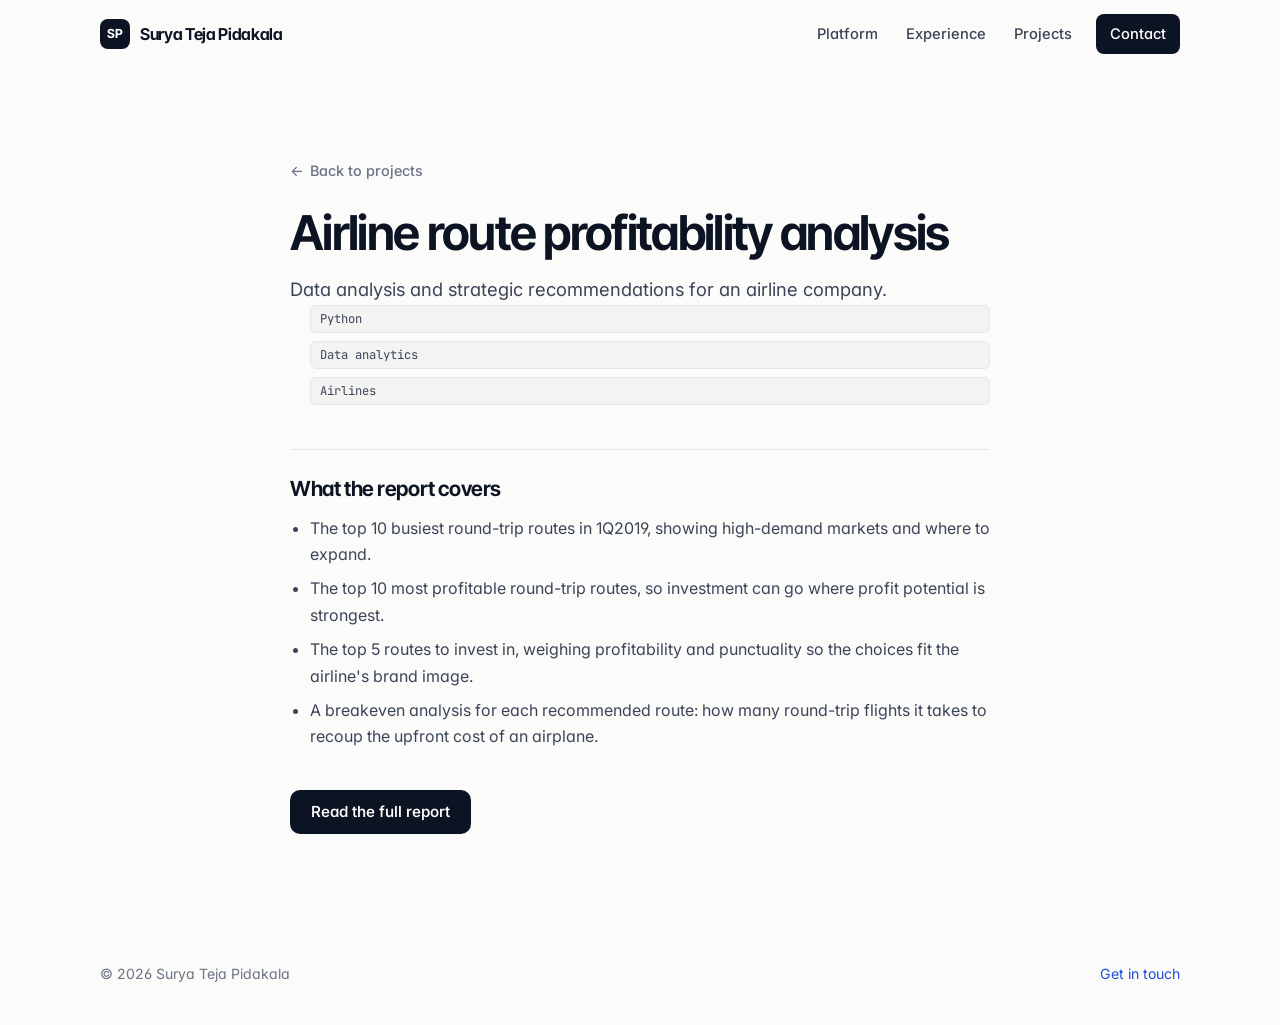
<file: airlines.html>
<!DOCTYPE html>
<html lang="en">
<head>
  <meta charset="UTF-8" />
  <meta name="viewport" content="width=device-width, initial-scale=1.0" />
  <title>Airline route profitability analysis | Surya Teja Pidakala</title>
  <link rel="preconnect" href="https://fonts.googleapis.com" />
  <link rel="preconnect" href="https://fonts.gstatic.com" crossorigin />
  <link href="https://fonts.googleapis.com/css2?family=Inter:wght@400;500;600;700&family=Inter+Tight:wght@600;700&family=JetBrains+Mono:wght@400;500;600&display=swap" rel="stylesheet" />
  <link rel="stylesheet" href="styles.css?v=3" />
</head>
<body>
  <header class="site-header">
    <div class="wrap">
      <a class="brand" href="index.html"><span class="brand-mark" aria-hidden="true">SP</span>Surya Teja Pidakala</a>
      <nav class="site-nav" aria-label="Primary">
        <a href="index.html#platform">Platform</a>
        <a href="index.html#experience">Experience</a>
        <a href="index.html#projects">Projects</a>
        <a class="nav-cta" href="index.html#contact">Contact</a>
      </nav>
    </div>
  </header>

  <main class="detail">
    <div class="wrap">
      <a class="back-link" href="index.html#projects">Back to projects</a>
      <h1>Airline route profitability analysis</h1>
      <p class="lede">Data analysis and strategic recommendations for an airline company.</p>
      <ul class="project-tags"><li>Python</li><li>Data analytics</li><li>Airlines</li></ul>
      <h2>What the report covers</h2>
      <ul>
        <li>The top 10 busiest round-trip routes in 1Q2019, showing high-demand markets and where to expand.</li>
        <li>The top 10 most profitable round-trip routes, so investment can go where profit potential is strongest.</li>
        <li>The top 5 routes to invest in, weighing profitability and punctuality so the choices fit the airline's brand image.</li>
        <li>A breakeven analysis for each recommended route: how many round-trip flights it takes to recoup the upfront cost of an airplane.</li>
      </ul>
      <a class="btn btn-primary" href="https://drive.google.com/file/d/1GMMjDoBtc22qy5OUZbyp1OOy1DuGKIX0/view?usp=sharing" target="_blank" rel="noopener">Read the full report</a>
    </div>
  </main>

  <footer class="site-footer">
    <div class="wrap">
      <p>&copy; 2026 Surya Teja Pidakala</p>
      <p><a href="index.html#contact">Get in touch</a></p>
    </div>
  </footer>
</body>
</html>
</file>
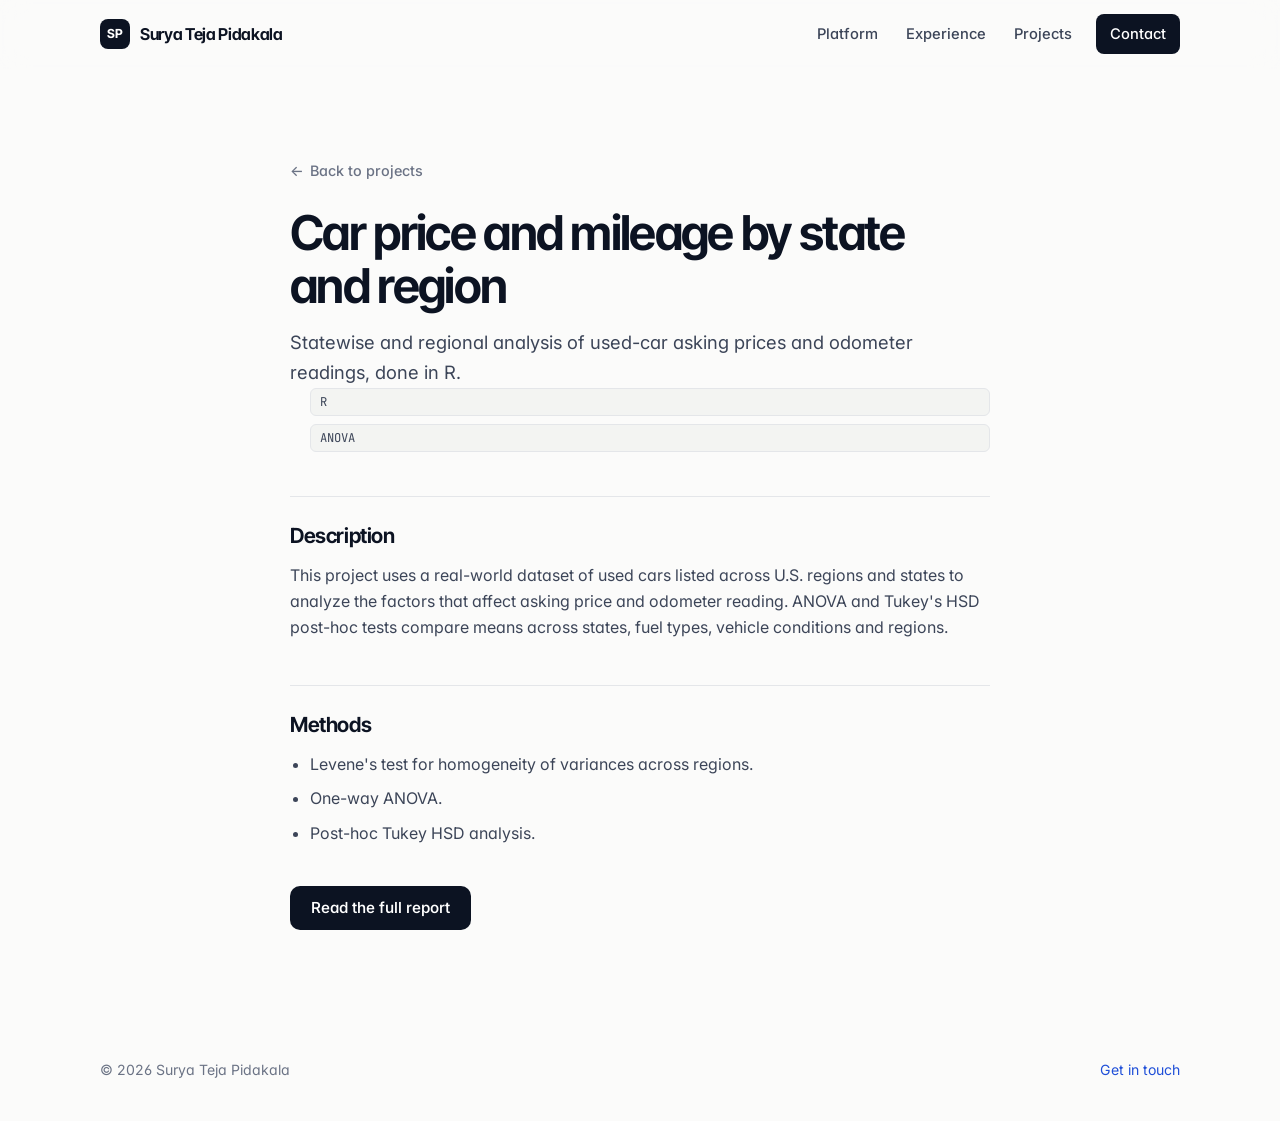
<file: anova.html>
<!DOCTYPE html>
<html lang="en">
<head>
  <meta charset="UTF-8" />
  <meta name="viewport" content="width=device-width, initial-scale=1.0" />
  <title>Car price and mileage by state and region | Surya Teja Pidakala</title>
  <link rel="preconnect" href="https://fonts.googleapis.com" />
  <link rel="preconnect" href="https://fonts.gstatic.com" crossorigin />
  <link href="https://fonts.googleapis.com/css2?family=Inter:wght@400;500;600;700&family=Inter+Tight:wght@600;700&family=JetBrains+Mono:wght@400;500;600&display=swap" rel="stylesheet" />
  <link rel="stylesheet" href="styles.css?v=3" />
</head>
<body>
  <header class="site-header">
    <div class="wrap">
      <a class="brand" href="index.html"><span class="brand-mark" aria-hidden="true">SP</span>Surya Teja Pidakala</a>
      <nav class="site-nav" aria-label="Primary">
        <a href="index.html#platform">Platform</a>
        <a href="index.html#experience">Experience</a>
        <a href="index.html#projects">Projects</a>
        <a class="nav-cta" href="index.html#contact">Contact</a>
      </nav>
    </div>
  </header>

  <main class="detail">
    <div class="wrap">
      <a class="back-link" href="index.html#projects">Back to projects</a>
      <h1>Car price and mileage by state and region</h1>
      <p class="lede">Statewise and regional analysis of used-car asking prices and odometer readings, done in R.</p>
      <ul class="project-tags"><li>R</li><li>ANOVA</li></ul>
      <h2>Description</h2>
      <p>This project uses a real-world dataset of used cars listed across U.S. regions and states to analyze the factors that affect asking price and odometer reading. ANOVA and Tukey's HSD post-hoc tests compare means across states, fuel types, vehicle conditions and regions.</p>
      <h2>Methods</h2>
      <ul>
        <li>Levene's test for homogeneity of variances across regions.</li>
        <li>One-way ANOVA.</li>
        <li>Post-hoc Tukey HSD analysis.</li>
      </ul>
      <a class="btn btn-primary" href="https://drive.google.com/file/d/13BZhHD82X0zNrmBO44-WTqS-Wf67n5ZV/view?usp=drive_link" target="_blank" rel="noopener">Read the full report</a>
    </div>
  </main>

  <footer class="site-footer">
    <div class="wrap">
      <p>&copy; 2026 Surya Teja Pidakala</p>
      <p><a href="index.html#contact">Get in touch</a></p>
    </div>
  </footer>
</body>
</html>
</file>
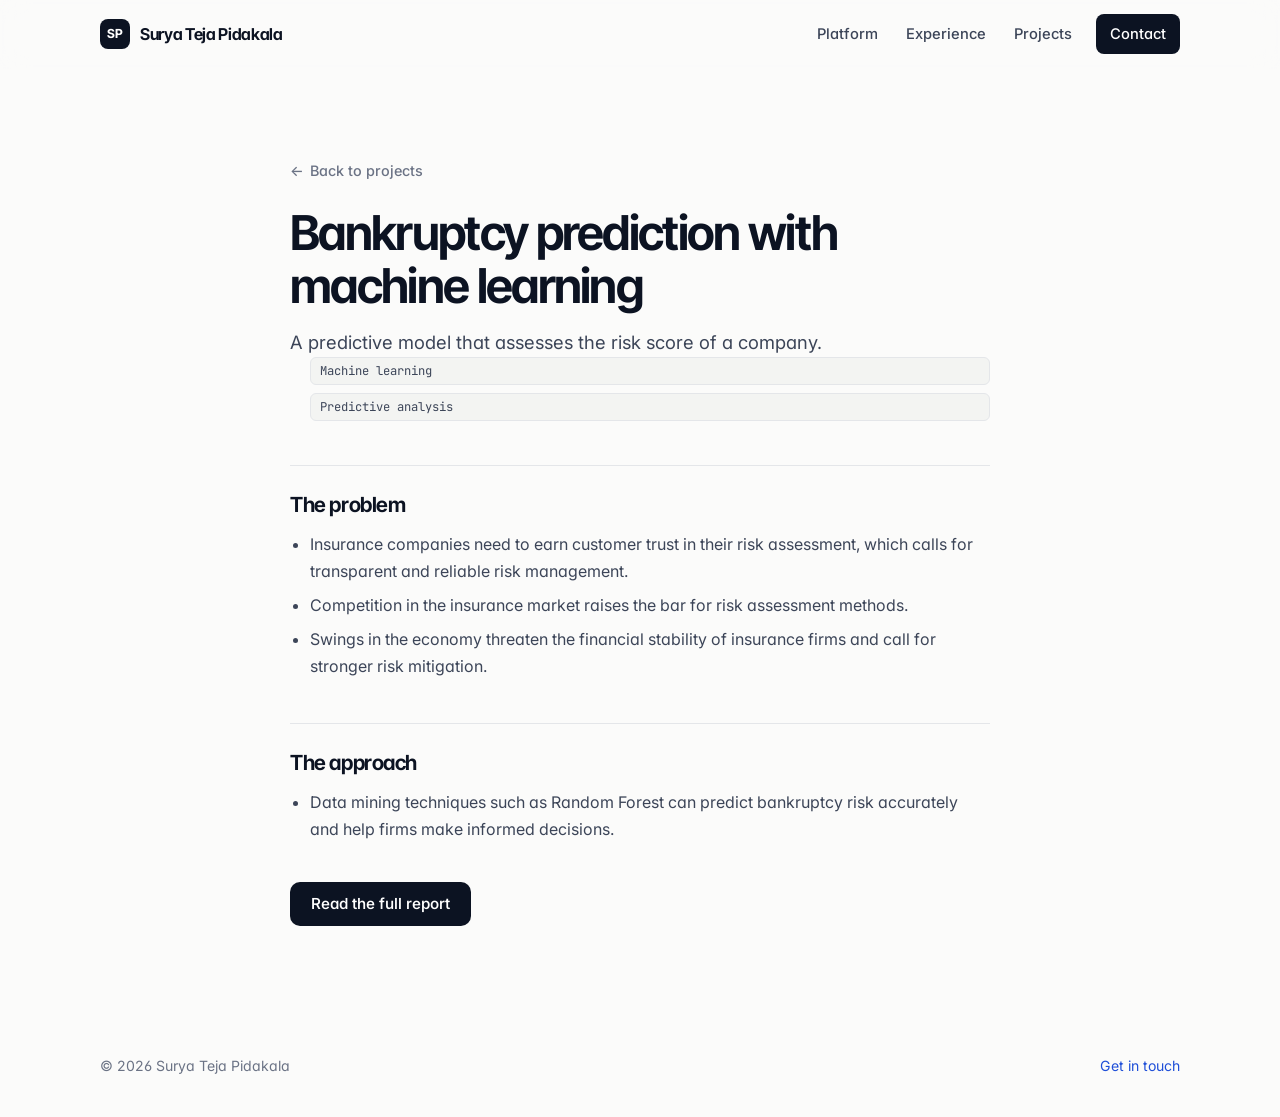
<file: bankruptcy.html>
<!DOCTYPE html>
<html lang="en">
<head>
  <meta charset="UTF-8" />
  <meta name="viewport" content="width=device-width, initial-scale=1.0" />
  <title>Bankruptcy prediction with machine learning | Surya Teja Pidakala</title>
  <link rel="preconnect" href="https://fonts.googleapis.com" />
  <link rel="preconnect" href="https://fonts.gstatic.com" crossorigin />
  <link href="https://fonts.googleapis.com/css2?family=Inter:wght@400;500;600;700&family=Inter+Tight:wght@600;700&family=JetBrains+Mono:wght@400;500;600&display=swap" rel="stylesheet" />
  <link rel="stylesheet" href="styles.css?v=3" />
</head>
<body>
  <header class="site-header">
    <div class="wrap">
      <a class="brand" href="index.html"><span class="brand-mark" aria-hidden="true">SP</span>Surya Teja Pidakala</a>
      <nav class="site-nav" aria-label="Primary">
        <a href="index.html#platform">Platform</a>
        <a href="index.html#experience">Experience</a>
        <a href="index.html#projects">Projects</a>
        <a class="nav-cta" href="index.html#contact">Contact</a>
      </nav>
    </div>
  </header>

  <main class="detail">
    <div class="wrap">
      <a class="back-link" href="index.html#projects">Back to projects</a>
      <h1>Bankruptcy prediction with machine learning</h1>
      <p class="lede">A predictive model that assesses the risk score of a company.</p>
      <ul class="project-tags"><li>Machine learning</li><li>Predictive analysis</li></ul>
      <h2>The problem</h2>
      <ul>
        <li>Insurance companies need to earn customer trust in their risk assessment, which calls for transparent and reliable risk management.</li>
        <li>Competition in the insurance market raises the bar for risk assessment methods.</li>
        <li>Swings in the economy threaten the financial stability of insurance firms and call for stronger risk mitigation.</li>
      </ul>
      <h2>The approach</h2>
      <ul>
        <li>Data mining techniques such as Random Forest can predict bankruptcy risk accurately and help firms make informed decisions.</li>
      </ul>
      <a class="btn btn-primary" href="https://drive.google.com/file/d/1l6EoHdAWQBQBYt07Ly-k5dTDy9GuA3wU/view?usp=sharing" target="_blank" rel="noopener">Read the full report</a>
    </div>
  </main>

  <footer class="site-footer">
    <div class="wrap">
      <p>&copy; 2026 Surya Teja Pidakala</p>
      <p><a href="index.html#contact">Get in touch</a></p>
    </div>
  </footer>
</body>
</html>
</file>
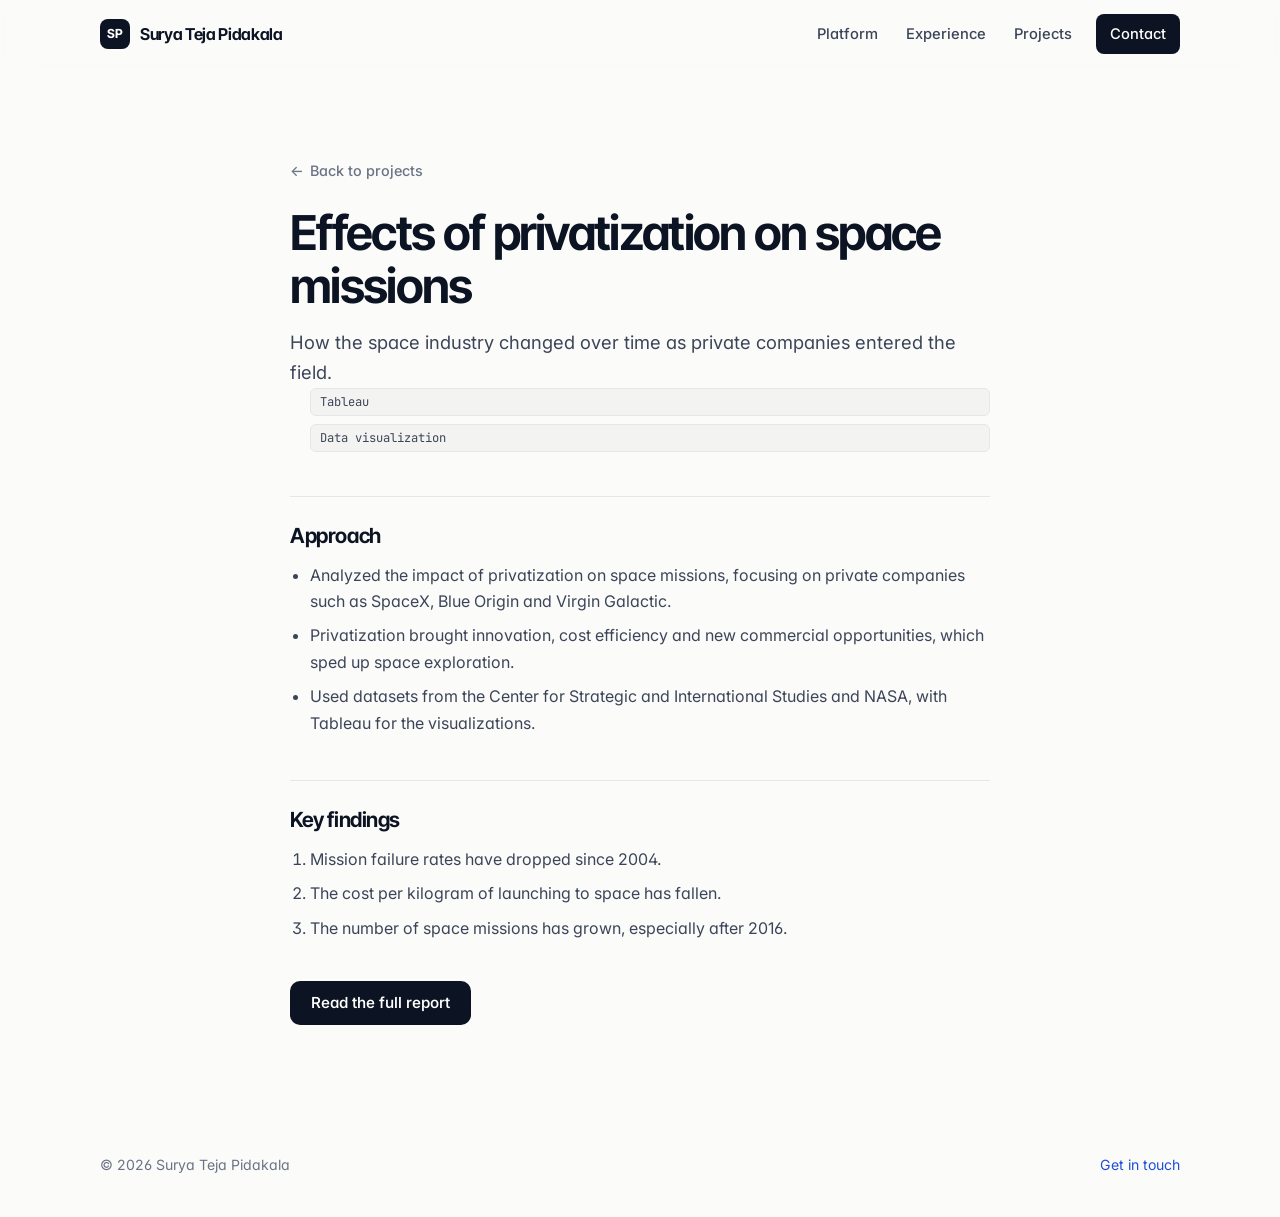
<file: spacemissions.html>
<!DOCTYPE html>
<html lang="en">
<head>
  <meta charset="UTF-8" />
  <meta name="viewport" content="width=device-width, initial-scale=1.0" />
  <title>Effects of privatization on space missions | Surya Teja Pidakala</title>
  <link rel="preconnect" href="https://fonts.googleapis.com" />
  <link rel="preconnect" href="https://fonts.gstatic.com" crossorigin />
  <link href="https://fonts.googleapis.com/css2?family=Inter:wght@400;500;600;700&family=Inter+Tight:wght@600;700&family=JetBrains+Mono:wght@400;500;600&display=swap" rel="stylesheet" />
  <link rel="stylesheet" href="styles.css?v=3" />
</head>
<body>
  <header class="site-header">
    <div class="wrap">
      <a class="brand" href="index.html"><span class="brand-mark" aria-hidden="true">SP</span>Surya Teja Pidakala</a>
      <nav class="site-nav" aria-label="Primary">
        <a href="index.html#platform">Platform</a>
        <a href="index.html#experience">Experience</a>
        <a href="index.html#projects">Projects</a>
        <a class="nav-cta" href="index.html#contact">Contact</a>
      </nav>
    </div>
  </header>

  <main class="detail">
    <div class="wrap">
      <a class="back-link" href="index.html#projects">Back to projects</a>
      <h1>Effects of privatization on space missions</h1>
      <p class="lede">How the space industry changed over time as private companies entered the field.</p>
      <ul class="project-tags"><li>Tableau</li><li>Data visualization</li></ul>
      <h2>Approach</h2>
      <ul>
        <li>Analyzed the impact of privatization on space missions, focusing on private companies such as SpaceX, Blue Origin and Virgin Galactic.</li>
        <li>Privatization brought innovation, cost efficiency and new commercial opportunities, which sped up space exploration.</li>
        <li>Used datasets from the Center for Strategic and International Studies and NASA, with Tableau for the visualizations.</li>
      </ul>
      <h2>Key findings</h2>
      <ol>
        <li>Mission failure rates have dropped since 2004.</li>
        <li>The cost per kilogram of launching to space has fallen.</li>
        <li>The number of space missions has grown, especially after 2016.</li>
      </ol>
      <a class="btn btn-primary" href="https://drive.google.com/file/d/1bBvE2uITV6wcCzutPb5yGTo3pMQapvSM/view?usp=sharing" target="_blank" rel="noopener">Read the full report</a>
    </div>
  </main>

  <footer class="site-footer">
    <div class="wrap">
      <p>&copy; 2026 Surya Teja Pidakala</p>
      <p><a href="index.html#contact">Get in touch</a></p>
    </div>
  </footer>
</body>
</html>
</file>
<file: styles.css>
/* ==========================================================
   Surya Teja Pidakala: personal site
   Type: Inter Tight (display), Inter (body), JetBrains Mono (labels)
   ========================================================== */

:root {
  --bg: #fbfbfa;
  --surface: #ffffff;
  --sunken: #f3f4f2;
  --ink: #0c1322;
  --ink-2: #3c4558;
  --ink-3: #6b7385;
  --line: #e4e6e9;
  --line-strong: #cfd3da;
  --accent: #1f4fd8;
  --accent-ink: #163ba6;
  --accent-soft: #eaf0fd;
  --ok: #138a52;

  --night: #0a1020;
  --night-2: #111a2e;
  --night-line: #233049;
  --night-ink: #e8ecf4;
  --night-ink-2: #9aa5bb;
  --night-accent: #7aa2ff;

  --font-display: "Inter Tight", "Inter", system-ui, -apple-system, "Segoe UI", sans-serif;
  --font-body: "Inter", system-ui, -apple-system, "Segoe UI", sans-serif;
  --font-mono: "JetBrains Mono", ui-monospace, "SFMono-Regular", Menlo, monospace;

  --wrap: 1160px;
  --gutter: clamp(20px, 5vw, 40px);
  --radius: 14px;
  --shadow: 0 1px 2px rgba(12, 19, 34, 0.04), 0 8px 24px -12px rgba(12, 19, 34, 0.12);
}

*, *::before, *::after { box-sizing: border-box; }

html { scroll-behavior: smooth; scroll-padding-top: 88px; }

body {
  margin: 0;
  background: var(--bg);
  color: var(--ink);
  font-family: var(--font-body);
  font-size: 1rem;
  line-height: 1.65;
  -webkit-font-smoothing: antialiased;
  text-rendering: optimizeLegibility;
  font-feature-settings: "cv11", "ss01";
}

img { max-width: 100%; display: block; }
svg { display: block; }

a { color: var(--accent); text-decoration: none; }
a:hover { color: var(--accent-ink); }

:focus-visible { outline: 2px solid var(--accent); outline-offset: 3px; border-radius: 4px; }

.wrap { max-width: var(--wrap); margin: 0 auto; padding: 0 var(--gutter); }

h1, h2, h3, h4 {
  font-family: var(--font-display);
  color: var(--ink);
  margin: 0;
  letter-spacing: -0.025em;
  line-height: 1.1;
  font-weight: 650;
}

p { margin: 0; }

.skip-link {
  position: absolute; left: -9999px; top: 12px;
  background: var(--ink); color: #fff; padding: 8px 14px; border-radius: 8px; z-index: 100;
}
.skip-link:focus { left: 12px; }

.mono { font-family: var(--font-mono); }

.eyebrow {
  font-family: var(--font-mono);
  font-size: 0.75rem;
  letter-spacing: 0.08em;
  text-transform: uppercase;
  color: var(--ink-3);
  font-weight: 500;
}

/* ---------- Header ---------- */
.site-header {
  position: sticky; top: 0; z-index: 50;
  background: rgba(251, 251, 250, 0.82);
  backdrop-filter: saturate(180%) blur(14px);
  -webkit-backdrop-filter: saturate(180%) blur(14px);
  border-bottom: 1px solid transparent;
  transition: border-color 0.2s ease;
}
.site-header.scrolled { border-bottom-color: var(--line); }
.site-header .wrap { display: flex; align-items: center; justify-content: space-between; height: 68px; gap: 24px; }

.brand { display: flex; align-items: center; gap: 10px; color: var(--ink); font-family: var(--font-display); font-weight: 650; letter-spacing: -0.02em; font-size: 1.02rem; }
.brand:hover { color: var(--ink); }
.brand-mark {
  width: 30px; height: 30px; border-radius: 8px; background: var(--ink); color: #fff;
  display: grid; place-items: center; font-size: 0.78rem; letter-spacing: 0; font-weight: 700;
}

.site-nav { display: flex; align-items: center; gap: 4px; }
.site-nav a { color: var(--ink-2); font-size: 0.92rem; font-weight: 500; padding: 8px 12px; border-radius: 8px; }
.site-nav a:hover { color: var(--ink); background: var(--sunken); }
.site-nav .nav-cta { margin-left: 8px; background: var(--ink); color: #fff; padding: 8px 14px; }
.site-nav .nav-cta:hover { background: #1d2740; color: #fff; }

@media (max-width: 860px) {
  .site-nav a:not(.nav-cta) { display: none; }
}

/* ---------- Buttons ---------- */
.btn {
  display: inline-flex; align-items: center; gap: 8px;
  font-family: var(--font-body); font-weight: 550; font-size: 0.95rem;
  padding: 12px 20px; border-radius: 10px; border: 1px solid transparent;
  cursor: pointer; transition: background 0.15s, border-color 0.15s, transform 0.15s, color 0.15s;
  line-height: 1.2;
}
.btn svg { width: 17px; height: 17px; }
.btn-primary { background: var(--ink); color: #fff; }
.btn-primary:hover { background: #1d2740; color: #fff; transform: translateY(-1px); }
.btn-secondary { background: var(--surface); color: var(--ink); border-color: var(--line-strong); }
.btn-secondary:hover { border-color: var(--ink-3); color: var(--ink); transform: translateY(-1px); }
.btn:disabled { opacity: 0.6; cursor: wait; transform: none; }

/* ---------- Hero ---------- */
.hero { padding: clamp(48px, 8vw, 96px) 0 clamp(56px, 7vw, 88px); position: relative; overflow: hidden; }
.hero::before {
  content: ""; position: absolute; inset: 0; z-index: -1;
  background-image:
    linear-gradient(to right, rgba(12,19,34,0.045) 1px, transparent 1px),
    linear-gradient(to bottom, rgba(12,19,34,0.045) 1px, transparent 1px);
  background-size: 48px 48px;
  mask-image: radial-gradient(ellipse 70% 60% at 30% 30%, #000 30%, transparent 75%);
  -webkit-mask-image: radial-gradient(ellipse 70% 60% at 30% 30%, #000 30%, transparent 75%);
}
.hero .wrap { display: grid; grid-template-columns: minmax(0, 1.35fr) minmax(0, 0.8fr); gap: clamp(32px, 6vw, 80px); align-items: center; }

.status {
  display: inline-flex; align-items: center; gap: 10px;
  background: var(--surface); border: 1px solid var(--line); border-radius: 999px;
  padding: 6px 14px 6px 10px; font-size: 0.85rem; color: var(--ink-2); box-shadow: var(--shadow);
}
.status-dot { width: 8px; height: 8px; border-radius: 50%; background: var(--ok); box-shadow: 0 0 0 4px rgba(19,138,82,0.14); }
.status strong { color: var(--ink); font-weight: 600; }

.hero h1 {
  margin-top: 26px;
  font-size: clamp(2.3rem, 4.8vw, 3.6rem);
  line-height: 1.02;
  letter-spacing: -0.04em;
  font-weight: 700;
}
.hero h1 .muted { color: var(--ink-3); }

.hero-lede { margin-top: 24px; font-size: clamp(1.05rem, 1.4vw, 1.18rem); color: var(--ink-2); max-width: 58ch; line-height: 1.6; }
.hero-lede strong { color: var(--ink); font-weight: 600; }

.hero-actions { display: flex; flex-wrap: wrap; gap: 12px; margin-top: 32px; }

.hero-meta { display: flex; flex-wrap: wrap; gap: 8px 22px; margin-top: 32px; color: var(--ink-3); font-size: 0.9rem; }
.hero-meta span { display: inline-flex; align-items: center; gap: 7px; }
.hero-meta svg { width: 15px; height: 15px; color: var(--ink-3); }

.portrait { margin: 0; position: relative; }
.portrait-frame {
  border-radius: 20px; overflow: hidden; background: var(--sunken);
  border: 1px solid var(--line); box-shadow: 0 30px 60px -30px rgba(12,19,34,0.35);
  aspect-ratio: 4 / 5;
}
.portrait-frame img { width: 100%; height: 100%; object-fit: cover; }
.portrait-card {
  position: absolute; left: -28px; bottom: 28px;
  background: var(--surface); border: 1px solid var(--line); border-radius: 12px;
  padding: 12px 16px; box-shadow: var(--shadow); min-width: 210px;
}
.portrait-card .eyebrow { font-size: 0.68rem; }
.portrait-card p { font-weight: 600; font-size: 0.95rem; margin-top: 2px; }
.portrait-card p span { color: var(--ink-3); font-weight: 500; }

@media (max-width: 900px) {
  .hero .wrap { grid-template-columns: 1fr; }
  .portrait { max-width: 360px; order: -1; }
  .portrait-card { left: auto; right: -12px; bottom: 18px; }
}
@media (max-width: 480px) {
  .portrait { max-width: 260px; }
  .portrait-card { right: -8px; min-width: 0; }
}

/* ---------- Logos strip ---------- */
.trail { border-top: 1px solid var(--line); border-bottom: 1px solid var(--line); background: var(--surface); }
.trail .wrap { display: flex; align-items: center; gap: 32px; padding-top: 22px; padding-bottom: 22px; flex-wrap: wrap; }
.trail ul { list-style: none; margin: 0; padding: 0; display: flex; flex-wrap: wrap; gap: 10px 36px; align-items: center; }
.trail li { font-family: var(--font-display); font-weight: 650; font-size: 1.1rem; color: var(--ink-2); letter-spacing: -0.02em; }

/* ---------- Sections ---------- */
.section { padding: clamp(72px, 9vw, 120px) 0; }
.section + .section { border-top: 1px solid var(--line); }
.section-head { display: grid; grid-template-columns: minmax(0, 1fr) minmax(0, 1fr); gap: 24px 64px; align-items: end; margin-bottom: clamp(36px, 5vw, 56px); }
.section-head h2 { font-size: clamp(1.9rem, 3.4vw, 2.75rem); letter-spacing: -0.035em; margin-top: 12px; }
.section-head > p { color: var(--ink-2); font-size: 1.05rem; max-width: 52ch; }
@media (max-width: 760px) { .section-head { grid-template-columns: 1fr; } }

/* ---------- Platform (dark) ---------- */
.platform { background: var(--night); color: var(--night-ink); border-top: 0 !important; position: relative; overflow: hidden; }
.platform::before {
  content: ""; position: absolute; inset: 0;
  background: radial-gradient(800px 400px at 85% -10%, rgba(122,162,255,0.16), transparent 70%),
              radial-gradient(600px 300px at 0% 110%, rgba(122,162,255,0.08), transparent 70%);
  pointer-events: none;
}
.platform .wrap { position: relative; }
.platform h2, .platform h3 { color: #fff; }
.platform .eyebrow { color: var(--night-accent); }
.platform .section-head > p { color: var(--night-ink-2); }

.flow {
  border: 1px solid var(--night-line); border-radius: 18px; background: rgba(17,26,46,0.6);
  padding: clamp(20px, 3vw, 32px);
  display: grid; grid-template-columns: repeat(4, minmax(0, 1fr)); gap: 0;
  position: relative;
}
.flow-stage { padding: 4px clamp(12px, 1.6vw, 22px); position: relative; }
.flow-stage + .flow-stage { border-left: 1px dashed var(--night-line); }
.flow-stage .step { font-family: var(--font-mono); font-size: 0.72rem; color: var(--night-accent); letter-spacing: 0.06em; }
.flow-stage h3 { font-size: 1.12rem; margin: 8px 0 14px; letter-spacing: -0.02em; }
.flow-stage ul { list-style: none; padding: 0; margin: 0; display: grid; gap: 8px; }
.flow-stage li {
  font-family: var(--font-mono); font-size: 0.8rem; color: var(--night-ink);
  background: var(--night-2); border: 1px solid var(--night-line); border-radius: 8px;
  padding: 8px 10px; line-height: 1.35;
}
.flow-stage li.hl { border-color: rgba(122,162,255,0.55); background: rgba(122,162,255,0.1); }
.flow-stage .arrow {
  position: absolute; right: -11px; top: 30px; width: 22px; height: 22px; border-radius: 50%;
  background: var(--night); border: 1px solid var(--night-line); color: var(--night-accent);
  display: grid; place-items: center; z-index: 2;
}
.flow-stage .arrow svg { width: 12px; height: 12px; }

@media (max-width: 900px) {
  .flow { grid-template-columns: repeat(2, minmax(0, 1fr)); row-gap: 24px; }
  .flow-stage:nth-child(3) { border-left: 0; }
  .flow-stage:nth-child(2) .arrow { display: none; }
}
@media (max-width: 560px) {
  .flow { grid-template-columns: 1fr; }
  .flow-stage + .flow-stage { border-left: 0; border-top: 1px dashed var(--night-line); padding-top: 22px; }
  .flow-stage .arrow { display: none; }
}

.pillars { display: grid; grid-template-columns: repeat(4, minmax(0, 1fr)); gap: 16px; margin-top: 20px; }
.pillar { border: 1px solid var(--night-line); border-radius: 14px; padding: 22px; background: rgba(17,26,46,0.45); }
.pillar-icon { width: 36px; height: 36px; border-radius: 9px; background: rgba(122,162,255,0.12); color: var(--night-accent); display: grid; place-items: center; }
.pillar-icon svg { width: 18px; height: 18px; }
.pillar h3 { font-size: 1.02rem; margin: 16px 0 8px; letter-spacing: -0.015em; }
.pillar p { color: var(--night-ink-2); font-size: 0.92rem; line-height: 1.55; }
@media (max-width: 980px) { .pillars { grid-template-columns: repeat(2, minmax(0, 1fr)); } }
@media (max-width: 560px) { .pillars { grid-template-columns: 1fr; } }

/* ---------- Impact ---------- */
.impact { display: grid; grid-template-columns: repeat(4, minmax(0, 1fr)); border: 1px solid var(--line); border-radius: var(--radius); background: var(--surface); overflow: hidden; }
.metric { padding: 28px 26px 26px; display: flex; flex-direction: column; }
.metric + .metric { border-left: 1px solid var(--line); }
.metric-value { font-family: var(--font-display); font-weight: 700; font-size: clamp(2.4rem, 4vw, 3.2rem); letter-spacing: -0.045em; line-height: 1; color: var(--ink); }
.metric-value small { font-size: 0.5em; letter-spacing: -0.02em; color: var(--ink-3); font-weight: 600; margin-left: 2px; }
.metric-label { margin-top: 14px; font-weight: 600; font-size: 0.98rem; line-height: 1.4; }
.metric-how { margin-top: 8px; color: var(--ink-2); font-size: 0.9rem; line-height: 1.55; flex: 1; }
.metric-where { margin-top: 20px; padding-top: 14px; border-top: 1px solid var(--line); font-family: var(--font-mono); font-size: 0.74rem; color: var(--ink-3); letter-spacing: 0.04em; text-transform: uppercase; }
@media (max-width: 960px) {
  .impact { grid-template-columns: repeat(2, minmax(0, 1fr)); }
  .metric:nth-child(3) { border-left: 0; }
  .metric:nth-child(n+3) { border-top: 1px solid var(--line); }
}
@media (max-width: 540px) {
  .impact { grid-template-columns: 1fr; }
  .metric + .metric { border-left: 0; border-top: 1px solid var(--line); }
}

/* ---------- Experience ---------- */
.timeline { list-style: none; margin: 0; padding: 0; }
.job { display: grid; grid-template-columns: 220px minmax(0, 1fr); gap: 16px 48px; padding: 36px 0; border-top: 1px solid var(--line); }
.job:last-child { border-bottom: 1px solid var(--line); }
.job-when { font-family: var(--font-mono); font-size: 0.8rem; color: var(--ink-3); padding-top: 4px; line-height: 1.6; }
.job-when .loc { display: block; margin-top: 4px; }
.job-head { display: flex; align-items: baseline; justify-content: space-between; gap: 12px; flex-wrap: wrap; }
.job h3 { font-size: 1.35rem; letter-spacing: -0.025em; }
.job-role { margin-top: 6px; color: var(--ink-2); font-size: 0.98rem; }
.job-role strong { color: var(--ink); font-weight: 600; }
.badge {
  display: inline-flex; align-items: center; gap: 6px; font-family: var(--font-mono); font-size: 0.7rem;
  text-transform: uppercase; letter-spacing: 0.06em; padding: 4px 9px; border-radius: 999px;
  background: rgba(19,138,82,0.1); color: var(--ok); font-weight: 600;
}
.badge::before { content: ""; width: 6px; height: 6px; border-radius: 50%; background: currentColor; }
.job ul { margin: 16px 0 0; padding: 0; list-style: none; display: grid; gap: 10px; }
.job ul li { position: relative; padding-left: 22px; color: var(--ink-2); font-size: 0.98rem; line-height: 1.6; }
.job ul li::before { content: ""; position: absolute; left: 2px; top: 0.72em; width: 8px; height: 1.5px; background: var(--line-strong); }
.job ul li strong { color: var(--ink); font-weight: 600; }
.stack { display: flex; flex-wrap: wrap; gap: 6px; margin-top: 18px; }
.chip {
  font-family: var(--font-mono); font-size: 0.74rem; color: var(--ink-2);
  background: var(--sunken); border: 1px solid var(--line); border-radius: 6px; padding: 3px 8px; line-height: 1.5;
}
.job.current { position: relative; }
.job.current h3::after { content: ""; }

.earlier { margin-top: 8px; }
.earlier summary {
  cursor: pointer; list-style: none; display: inline-flex; align-items: center; gap: 8px;
  margin-top: 28px; font-weight: 550; color: var(--ink); font-size: 0.95rem;
  padding: 10px 16px; border: 1px solid var(--line-strong); border-radius: 10px; background: var(--surface);
}
.earlier summary::-webkit-details-marker { display: none; }
.earlier summary svg { width: 16px; height: 16px; transition: transform 0.2s; }
.earlier[open] summary svg { transform: rotate(180deg); }
.earlier[open] summary { margin-bottom: 8px; }

@media (max-width: 760px) {
  .job { grid-template-columns: 1fr; gap: 8px; padding: 28px 0; }
  .job-when .loc { display: inline; margin: 0 0 0 8px; }
}

/* ---------- Toolkit ---------- */
.toolkit { display: grid; grid-template-columns: repeat(3, minmax(0, 1fr)); gap: 16px; }
.tool-group { background: var(--surface); border: 1px solid var(--line); border-radius: var(--radius); padding: 24px; }
.tool-group h3 { font-size: 1rem; letter-spacing: -0.01em; display: flex; align-items: center; gap: 10px; }
.tool-group h3 svg { width: 18px; height: 18px; color: var(--accent); }
.tool-group p { color: var(--ink-3); font-size: 0.88rem; margin-top: 6px; }
.tool-group .stack { margin-top: 16px; }
.tool-group .chip { font-size: 0.78rem; padding: 4px 9px; background: var(--bg); }
@media (max-width: 900px) { .toolkit { grid-template-columns: repeat(2, minmax(0, 1fr)); } }
@media (max-width: 560px) { .toolkit { grid-template-columns: 1fr; } }

/* ---------- Projects ---------- */
.projects { display: grid; grid-template-columns: repeat(2, minmax(0, 1fr)); gap: 20px; list-style: none; margin: 0; padding: 0; }
.project {
  background: var(--surface); border: 1px solid var(--line); border-radius: var(--radius); overflow: hidden;
  display: flex; flex-direction: column; transition: border-color 0.2s, box-shadow 0.2s, transform 0.2s; position: relative;
}
.project:hover { border-color: var(--line-strong); box-shadow: var(--shadow); transform: translateY(-2px); }
.project-media { aspect-ratio: 16 / 7; background: var(--sunken); border-bottom: 1px solid var(--line); overflow: hidden; }
.project-media img { width: 100%; height: 100%; object-fit: cover; filter: saturate(0.85); transition: transform 0.4s; }
.project:hover .project-media img { transform: scale(1.03); }
.project-top { display: flex; align-items: center; justify-content: space-between; padding: 24px 24px 0; }
.project-icon { width: 40px; height: 40px; border-radius: 10px; background: var(--accent-soft); color: var(--accent); display: grid; place-items: center; }
.project-icon svg { width: 20px; height: 20px; }
.project-body { padding: 18px 24px 24px; display: flex; flex-direction: column; flex: 1; }
.project h3 { font-size: 1.15rem; letter-spacing: -0.02em; line-height: 1.25; }
.project h3 a { color: var(--ink); }
.project h3 a::after { content: ""; position: absolute; inset: 0; }
.project-body p { color: var(--ink-2); font-size: 0.94rem; margin-top: 8px; flex: 1; }
.project-foot { display: flex; align-items: center; justify-content: space-between; margin-top: 18px; gap: 12px; }
.project-foot .stack { margin: 0; }
.project-arrow { color: var(--ink-3); transition: color 0.2s, transform 0.2s; flex: none; }
.project-arrow svg { width: 18px; height: 18px; }
.project:hover .project-arrow { color: var(--accent); transform: translateX(3px); }
@media (max-width: 760px) { .projects { grid-template-columns: 1fr; } }

/* project tags kept for detail pages */
.project-tags { list-style: none; padding: 0; margin: 18px 0 0; display: flex; flex-wrap: wrap; gap: 6px; }
.project-tags li { font-family: var(--font-mono); font-size: 0.76rem; color: var(--ink-2); background: var(--sunken); border: 1px solid var(--line); border-radius: 6px; padding: 3px 9px; }

/* ---------- Education & credentials ---------- */
.creds { display: grid; grid-template-columns: minmax(0, 1fr) minmax(0, 1fr); gap: 20px; }
.card { background: var(--surface); border: 1px solid var(--line); border-radius: var(--radius); padding: 28px; }
.card > .eyebrow { display: block; margin-bottom: 18px; }
.school { display: flex; gap: 16px; align-items: flex-start; }
.school + .school { margin-top: 22px; padding-top: 22px; border-top: 1px solid var(--line); }
.school img { width: 48px; height: 48px; border-radius: 10px; border: 1px solid var(--line); object-fit: contain; background: #fff; padding: 4px; flex: none; }
.school h3 { font-size: 1.05rem; letter-spacing: -0.015em; line-height: 1.3; }
.school p { color: var(--ink-2); font-size: 0.93rem; margin-top: 2px; }
.school .when { font-family: var(--font-mono); font-size: 0.76rem; color: var(--ink-3); margin-top: 6px; }

.cred-list { list-style: none; margin: 0; padding: 0; }
.cred-list li { display: flex; justify-content: space-between; gap: 16px; padding: 11px 0; border-top: 1px solid var(--line); font-size: 0.94rem; }
.cred-list li:first-child { border-top: 0; padding-top: 0; }
.cred-list .kind { font-family: var(--font-mono); font-size: 0.72rem; color: var(--ink-3); text-transform: uppercase; letter-spacing: 0.05em; white-space: nowrap; padding-top: 2px; }
.cred-list .note { display: block; color: var(--ink-3); font-size: 0.85rem; margin-top: 2px; }
.card + .card .eyebrow:not(:first-child) { margin-top: 28px; }
.sub-eyebrow { display: block; margin: 28px 0 12px; }
@media (max-width: 820px) { .creds { grid-template-columns: 1fr; } }

/* ---------- Contact ---------- */
.contact-panel {
  background: var(--night); color: var(--night-ink); border-radius: 22px; padding: clamp(28px, 5vw, 56px);
  display: grid; grid-template-columns: minmax(0, 1fr) minmax(0, 1fr); gap: clamp(28px, 5vw, 64px);
  position: relative; overflow: hidden;
}
.contact-panel::before {
  content: ""; position: absolute; inset: 0; pointer-events: none;
  background: radial-gradient(600px 300px at 100% 0%, rgba(122,162,255,0.18), transparent 70%);
}
.contact-panel > * { position: relative; }
.contact-panel .eyebrow { color: var(--night-accent); }
.contact-panel h2 { color: #fff; font-size: clamp(2rem, 3.6vw, 2.9rem); letter-spacing: -0.035em; margin-top: 12px; }
.contact-panel .lede { color: var(--night-ink-2); margin-top: 16px; max-width: 44ch; font-size: 1.04rem; }
.contact-links { list-style: none; padding: 0; margin: 32px 0 0; display: grid; gap: 10px; }
.contact-links a {
  display: flex; align-items: center; gap: 12px; color: var(--night-ink); font-size: 0.95rem;
  padding: 12px 14px; border: 1px solid var(--night-line); border-radius: 10px; background: rgba(17,26,46,0.6);
  transition: border-color 0.15s, background 0.15s;
}
.contact-links a:hover { border-color: rgba(122,162,255,0.55); color: #fff; }
.contact-links svg { width: 18px; height: 18px; color: var(--night-accent); flex: none; }
.contact-links .go { margin-left: auto; color: var(--night-ink-2); width: 14px; height: 14px; }

.contact-form { display: grid; gap: 14px; align-content: start; }
.field { display: grid; gap: 6px; }
.contact-form label { font-size: 0.85rem; font-weight: 500; color: var(--night-ink-2); }
.contact-form input, .contact-form textarea {
  font: inherit; font-size: 0.97rem; color: #fff; width: 100%;
  background: var(--night-2); border: 1px solid var(--night-line); border-radius: 10px; padding: 12px 14px;
  transition: border-color 0.15s, box-shadow 0.15s;
}
.contact-form textarea { resize: vertical; min-height: 130px; }
.contact-form input:focus, .contact-form textarea:focus { outline: none; border-color: var(--night-accent); box-shadow: 0 0 0 3px rgba(122,162,255,0.2); }
.contact-form .btn-primary { background: #fff; color: var(--night); justify-content: center; margin-top: 4px; }
.contact-form .btn-primary:hover { background: #e8ecf4; color: var(--night); }
.form-status { font-size: 0.9rem; min-height: 1.4em; color: var(--night-ink-2); }
.form-status.ok { color: #6fdca5; }
.form-status.error { color: #ff9b9b; }
@media (max-width: 820px) { .contact-panel { grid-template-columns: 1fr; } }

/* ---------- Footer ---------- */
.site-footer { padding: 32px 0 40px; color: var(--ink-3); font-size: 0.88rem; }
.site-footer .wrap { display: flex; justify-content: space-between; align-items: center; gap: 16px; flex-wrap: wrap; }
.footer-icons { display: flex; gap: 6px; }
.footer-icons a { color: var(--ink-3); width: 36px; height: 36px; display: grid; place-items: center; border-radius: 8px; }
.footer-icons a:hover { color: var(--ink); background: var(--sunken); }
.footer-icons svg { width: 18px; height: 18px; }

/* ---------- Project detail pages ---------- */
.detail { padding: clamp(40px, 7vw, 88px) 0 96px; }
.detail .wrap { max-width: 780px; }
.back-link { display: inline-flex; align-items: center; gap: 6px; font-size: 0.9rem; font-weight: 500; color: var(--ink-3); }
.back-link::before { content: "\2190"; }
.back-link:hover { color: var(--ink); }
.detail h1 { font-size: clamp(2rem, 4.6vw, 3rem); letter-spacing: -0.035em; margin-top: 24px; }
.detail .lede { font-size: 1.15rem; color: var(--ink-2); margin-top: 14px; }
.detail h2 { font-size: 1.3rem; letter-spacing: -0.02em; margin: 44px 0 14px; padding-top: 28px; border-top: 1px solid var(--line); }
.detail p, .detail li { color: var(--ink-2); }
.detail ul, .detail ol { padding-left: 20px; display: grid; gap: 8px; margin: 0; }
.detail .btn { margin-top: 40px; }

/* ---------- Reveal ---------- */
@media (prefers-reduced-motion: no-preference) {
  .reveal { opacity: 0; transform: translateY(14px); transition: opacity 0.6s ease, transform 0.6s ease; }
  .reveal.in { opacity: 1; transform: none; }
}
@media (prefers-reduced-motion: reduce) {
  html { scroll-behavior: auto; }
  * { transition: none !important; }
}
</file>
